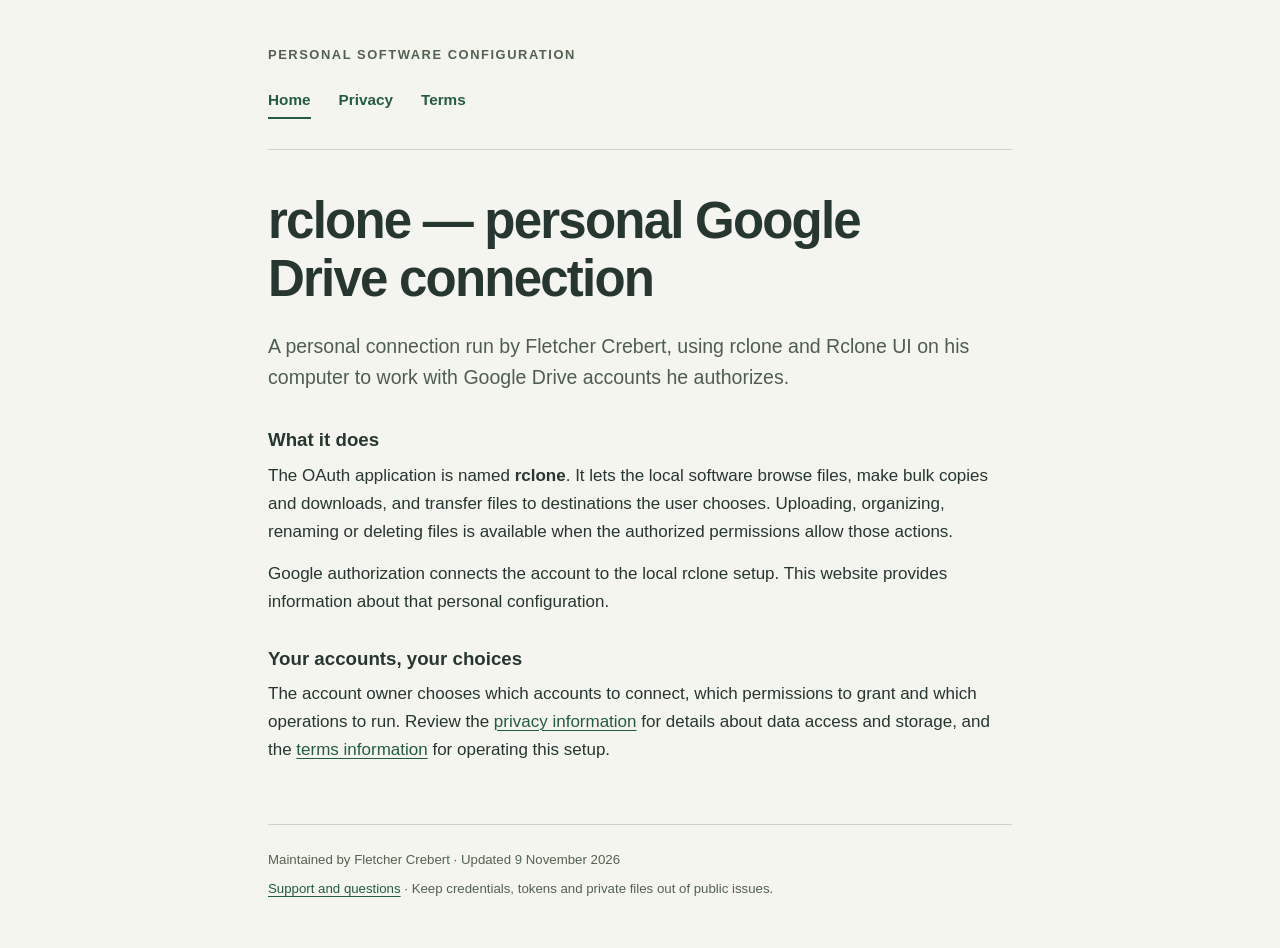
<file: index.html>
<!doctype html>
<html lang="en">
<head>
  <meta charset="utf-8">
  <meta name="viewport" content="width=device-width, initial-scale=1">
  <meta name="description" content="Information about Fletcher Crebert’s personal rclone connection to Google Drive.">
  <title>rclone — personal Google Drive connection</title>
  <link rel="stylesheet" href="style.css">
</head>
<body>
  <a class="skip-link" href="#main">Skip to content</a>
  <div class="page">
    <header>
      <p class="eyebrow">Personal software configuration</p>
      <nav aria-label="Main navigation">
        <a href="./" aria-current="page">Home</a>
        <a href="privacy.html">Privacy</a>
        <a href="terms.html">Terms</a>
      </nav>
    </header>
    <main id="main">
      <h1>rclone — personal Google Drive connection</h1>
      <p class="lead">A personal connection run by Fletcher Crebert, using rclone and Rclone UI on his computer to work with Google Drive accounts he authorizes.</p>
      <section aria-labelledby="purpose">
        <h2 id="purpose">What it does</h2>
        <p>The OAuth application is named <strong>rclone</strong>. It lets the local software browse files, make bulk copies and downloads, and transfer files to destinations the user chooses. Uploading, organizing, renaming or deleting files is available when the authorized permissions allow those actions.</p>
        <p>Google authorization connects the account to the local rclone setup. This website provides information about that personal configuration.</p>
      </section>
      <section aria-labelledby="control">
        <h2 id="control">Your accounts, your choices</h2>
        <p>The account owner chooses which accounts to connect, which permissions to grant and which operations to run. Review the <a href="privacy.html">privacy information</a> for details about data access and storage, and the <a href="terms.html">terms information</a> for operating this setup.</p>
      </section>
    </main>
    <footer>
      <p>Maintained by Fletcher Crebert · Updated <time datetime="2026-11-09">9 November 2026</time></p>
      <p><a href="https://github.com/ffc-hub/rclone-personal-drive/issues">Support and questions</a> · Keep credentials, tokens and private files out of public issues.</p>
    </footer>
  </div>
</body>
</html>
</file>
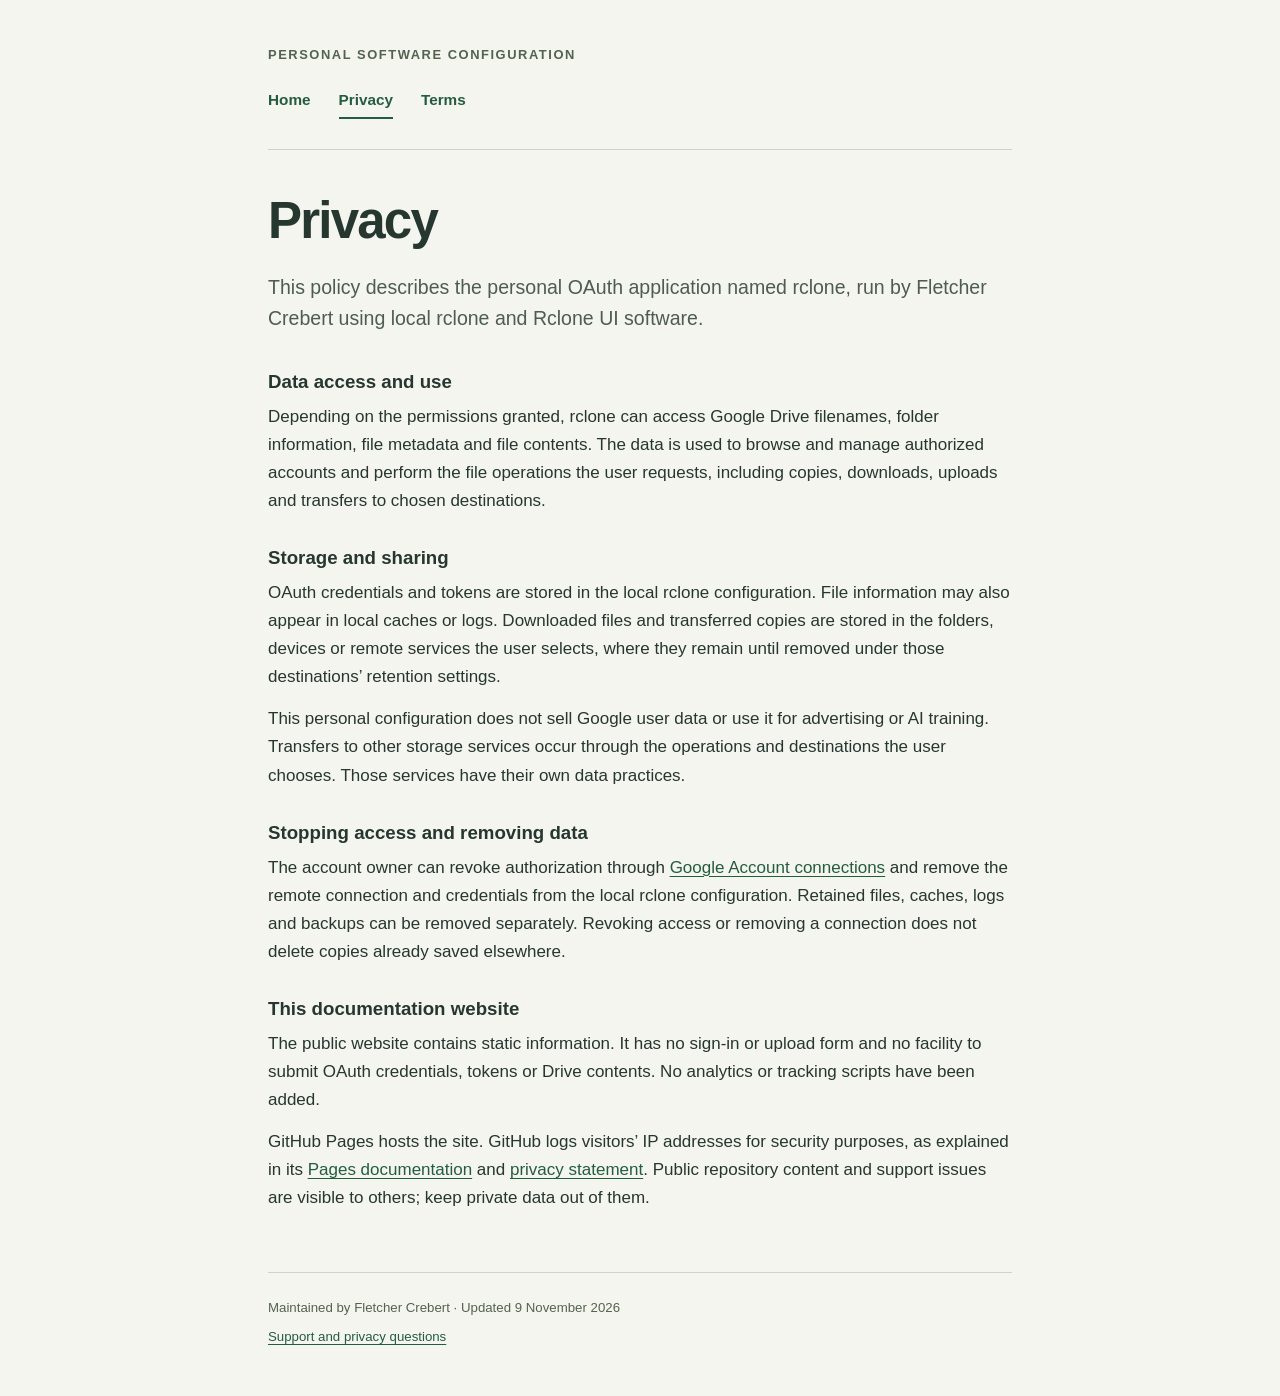
<file: privacy.html>
<!doctype html>
<html lang="en">
<head>
  <meta charset="utf-8">
  <meta name="viewport" content="width=device-width, initial-scale=1">
  <meta name="description" content="Privacy information for Fletcher Crebert’s personal rclone connection to Google Drive.">
  <title>Privacy — rclone personal connection</title>
  <link rel="stylesheet" href="style.css">
</head>
<body>
  <a class="skip-link" href="#main">Skip to content</a>
  <div class="page">
    <header>
      <p class="eyebrow">Personal software configuration</p>
      <nav aria-label="Main navigation">
        <a href="./">Home</a>
        <a href="privacy.html" aria-current="page">Privacy</a>
        <a href="terms.html">Terms</a>
      </nav>
    </header>
    <main id="main">
      <h1>Privacy</h1>
      <p class="lead">This policy describes the personal OAuth application named rclone, run by Fletcher Crebert using local rclone and Rclone UI software.</p>
      <section aria-labelledby="access">
        <h2 id="access">Data access and use</h2>
        <p>Depending on the permissions granted, rclone can access Google Drive filenames, folder information, file metadata and file contents. The data is used to browse and manage authorized accounts and perform the file operations the user requests, including copies, downloads, uploads and transfers to chosen destinations.</p>
      </section>
      <section aria-labelledby="storage">
        <h2 id="storage">Storage and sharing</h2>
        <p>OAuth credentials and tokens are stored in the local rclone configuration. File information may also appear in local caches or logs. Downloaded files and transferred copies are stored in the folders, devices or remote services the user selects, where they remain until removed under those destinations’ retention settings.</p>
        <p>This personal configuration does not sell Google user data or use it for advertising or AI training. Transfers to other storage services occur through the operations and destinations the user chooses. Those services have their own data practices.</p>
      </section>
      <section aria-labelledby="remove">
        <h2 id="remove">Stopping access and removing data</h2>
        <p>The account owner can revoke authorization through <a href="https://myaccount.google.com/connections">Google Account connections</a> and remove the remote connection and credentials from the local rclone configuration. Retained files, caches, logs and backups can be removed separately. Revoking access or removing a connection does not delete copies already saved elsewhere.</p>
      </section>
      <section aria-labelledby="website">
        <h2 id="website">This documentation website</h2>
        <p>The public website contains static information. It has no sign-in or upload form and no facility to submit OAuth credentials, tokens or Drive contents. No analytics or tracking scripts have been added.</p>
        <p>GitHub Pages hosts the site. GitHub logs visitors’ IP addresses for security purposes, as explained in its <a href="https://docs.github.com/en/pages/getting-started-with-github-pages/what-is-github-pages#data-collection">Pages documentation</a> and <a href="https://docs.github.com/en/site-policy/privacy-policies/github-general-privacy-statement">privacy statement</a>. Public repository content and support issues are visible to others; keep private data out of them.</p>
      </section>
    </main>
    <footer>
      <p>Maintained by Fletcher Crebert · Updated <time datetime="2026-11-09">9 November 2026</time></p>
      <p><a href="https://github.com/ffc-hub/rclone-personal-drive/issues">Support and privacy questions</a></p>
    </footer>
  </div>
</body>
</html>
</file>
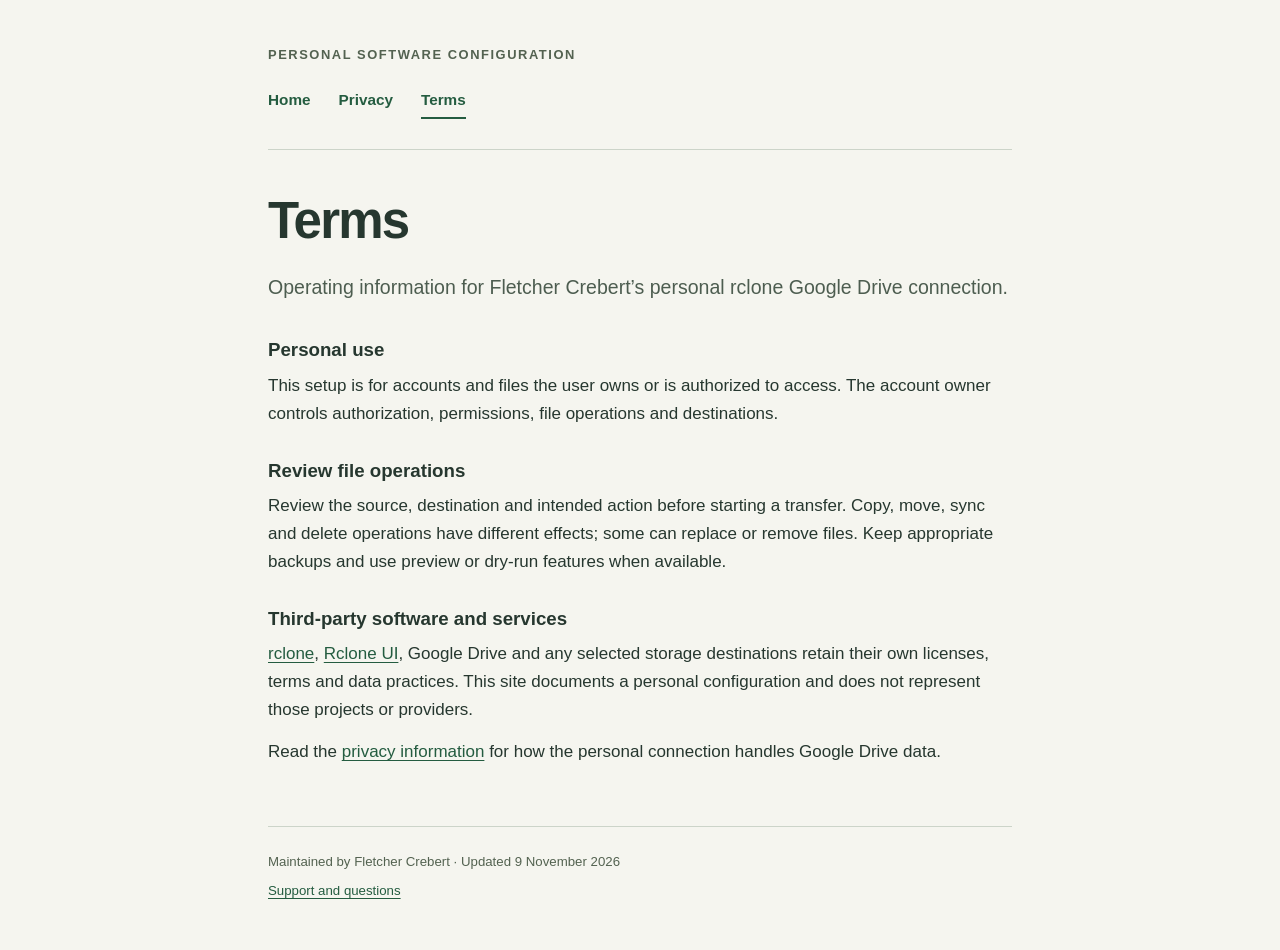
<file: terms.html>
<!doctype html>
<html lang="en">
<head>
  <meta charset="utf-8">
  <meta name="viewport" content="width=device-width, initial-scale=1">
  <meta name="description" content="Operating information for Fletcher Crebert’s personal rclone connection to Google Drive.">
  <title>Terms — rclone personal connection</title>
  <link rel="stylesheet" href="style.css">
</head>
<body>
  <a class="skip-link" href="#main">Skip to content</a>
  <div class="page">
    <header>
      <p class="eyebrow">Personal software configuration</p>
      <nav aria-label="Main navigation">
        <a href="./">Home</a>
        <a href="privacy.html">Privacy</a>
        <a href="terms.html" aria-current="page">Terms</a>
      </nav>
    </header>
    <main id="main">
      <h1>Terms</h1>
      <p class="lead">Operating information for Fletcher Crebert’s personal rclone Google Drive connection.</p>
      <section aria-labelledby="use">
        <h2 id="use">Personal use</h2>
        <p>This setup is for accounts and files the user owns or is authorized to access. The account owner controls authorization, permissions, file operations and destinations.</p>
      </section>
      <section aria-labelledby="operations">
        <h2 id="operations">Review file operations</h2>
        <p>Review the source, destination and intended action before starting a transfer. Copy, move, sync and delete operations have different effects; some can replace or remove files. Keep appropriate backups and use preview or dry-run features when available.</p>
      </section>
      <section aria-labelledby="software">
        <h2 id="software">Third-party software and services</h2>
        <p><a href="https://rclone.org/">rclone</a>, <a href="https://rcloneui.com/">Rclone UI</a>, Google Drive and any selected storage destinations retain their own licenses, terms and data practices. This site documents a personal configuration and does not represent those projects or providers.</p>
        <p>Read the <a href="privacy.html">privacy information</a> for how the personal connection handles Google Drive data.</p>
      </section>
    </main>
    <footer>
      <p>Maintained by Fletcher Crebert · Updated <time datetime="2026-11-09">9 November 2026</time></p>
      <p><a href="https://github.com/ffc-hub/rclone-personal-drive/issues">Support and questions</a></p>
    </footer>
  </div>
</body>
</html>
</file>
<file: style.css>
:root {
  color-scheme: light;
  font-family: -apple-system, BlinkMacSystemFont, "Segoe UI", sans-serif;
  color: #26372f;
  background: #f5f5ef;
  line-height: 1.65;
  font-size: 17px;
  -webkit-text-size-adjust: 100%;
}

* { box-sizing: border-box; }
body { margin: 0; }
.page { max-width: 800px; margin: 0 auto; padding: 0 28px; }
header { padding: 44px 0 30px; border-bottom: 1px solid #ccd4c9; }
.eyebrow { margin: 0 0 18px; color: #536250; font-size: .76rem; font-weight: 700; letter-spacing: .12em; text-transform: uppercase; }
nav { display: flex; flex-wrap: wrap; gap: 10px 28px; }
a { color: #245c40; text-decoration-thickness: 1px; text-underline-offset: .19em; }
a:hover { color: #143c29; text-decoration-thickness: 2px; }
nav a { padding: 4px 0; font-size: .9rem; font-weight: 600; text-decoration: none; }
nav a[aria-current="page"] { border-bottom: 2px solid #245c40; }
a:focus-visible { outline: 3px solid #9b4d00; outline-offset: 5px; border-radius: 2px; }
main { padding: 42px 0 30px; }
h1 { margin: 0 0 22px; max-width: 680px; font-size: clamp(2rem, 5vw, 3rem); line-height: 1.15; letter-spacing: -.035em; font-weight: 700; }
.lead { margin: 0 0 34px; color: #4d5d50; font-size: 1.15rem; line-height: 1.6; }
section { margin: 0 0 30px; }
h2 { margin: 0 0 8px; font-size: 1.1rem; line-height: 1.4; }
p { margin: 0 0 14px; }
footer { padding: 24px 0 42px; border-top: 1px solid #ccd4c9; color: #536250; font-size: .78rem; line-height: 1.7; }
footer p { margin-bottom: 6px; }
.skip-link { position: absolute; top: 8px; left: 8px; padding: 8px 12px; transform: translateY(-200%); background: #fff; z-index: 1; }
.skip-link:focus { transform: translateY(0); }
@media (max-width: 480px) {
  .page { padding: 0 22px; }
  header { padding-top: 28px; }
  main { padding-top: 32px; }
}
</file>
